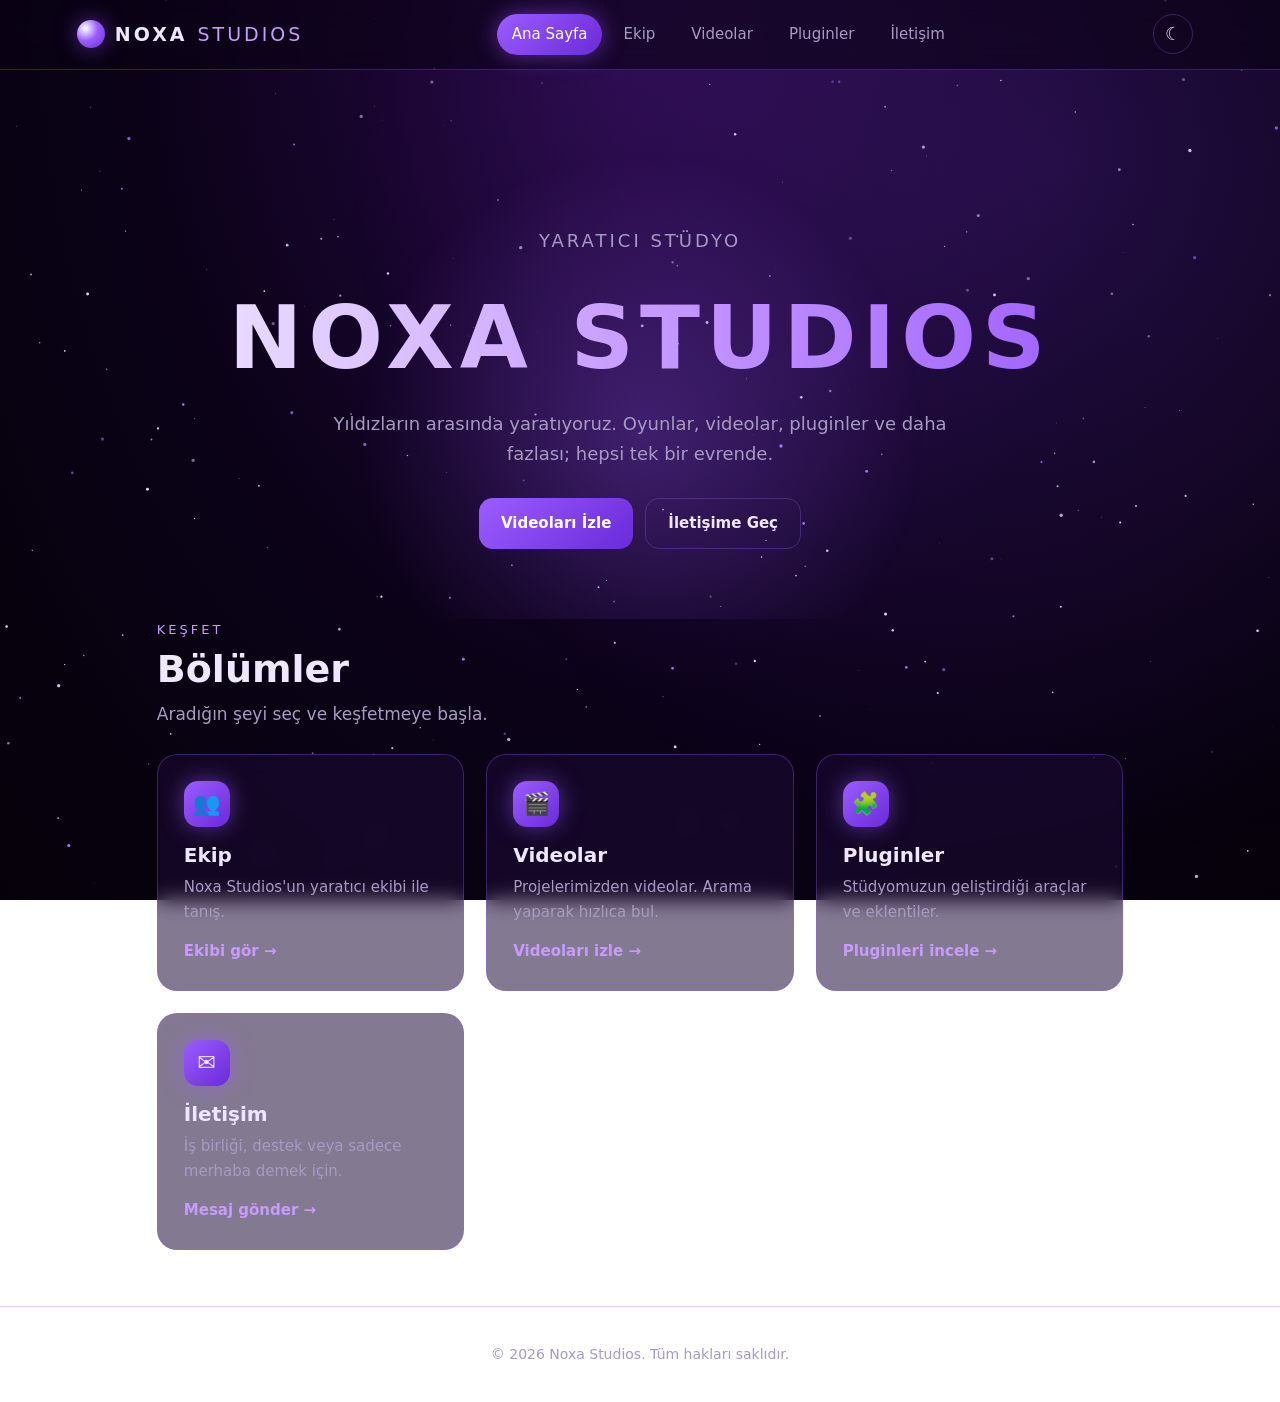
<file: noxa-studios/index.html>
<!DOCTYPE html>
<html lang="tr" data-theme="dark">
<head>
  <meta charset="UTF-8">
  <meta name="viewport" content="width=device-width, initial-scale=1">
  <title>Noxa Studios - Ana Sayfa</title>
  <link rel="stylesheet" href="css/style.css">
</head>
<body>
  <canvas id="galaxy"></canvas>
  <header id="nav"></header>

  <main>
    <section class="hero">
      <p class="eyebrow">Yaratıcı Stüdyo</p>
      <h1>NOXA STUDIOS</h1>
      <p>Yıldızların arasında yaratıyoruz. Oyunlar, videolar, pluginler ve daha fazlası; hepsi tek bir evrende.</p>
      <div class="hero-actions">
        <a class="btn" href="videos.html">Videoları İzle</a>
        <a class="btn ghost" href="contact.html">İletişime Geç</a>
      </div>
    </section>

    <div class="section-head">
      <div>
        <p class="eyebrow">Keşfet</p>
        <h2>Bölümler</h2>
        <p class="sub">Aradığın şeyi seç ve keşfetmeye başla.</p>
      </div>
    </div>

    <div class="grid">
      <a class="card" href="team.html" style="text-decoration:none">
        <div class="feature-icon">👥</div>
        <h3>Ekip</h3>
        <p>Noxa Studios'un yaratıcı ekibi ile tanış.</p>
        <span class="link">Ekibi gör →</span>
      </a>
      <a class="card" href="videos.html" style="text-decoration:none">
        <div class="feature-icon">🎬</div>
        <h3>Videolar</h3>
        <p>Projelerimizden videolar. Arama yaparak hızlıca bul.</p>
        <span class="link">Videoları izle →</span>
      </a>
      <a class="card" href="plugins.html" style="text-decoration:none">
        <div class="feature-icon">🧩</div>
        <h3>Pluginler</h3>
        <p>Stüdyomuzun geliştirdiği araçlar ve eklentiler.</p>
        <span class="link">Pluginleri incele →</span>
      </a>
      <a class="card" href="contact.html" style="text-decoration:none">
        <div class="feature-icon">✉️</div>
        <h3>İletişim</h3>
        <p>İş birliği, destek veya sadece merhaba demek için.</p>
        <span class="link">Mesaj gönder →</span>
      </a>
    </div>
  </main>

  <footer>© <span id="year"></span> Noxa Studios. Tüm hakları saklıdır.</footer>

  <script src="js/common.js"></script>
  <script>
    document.getElementById("year").textContent = new Date().getFullYear();
  </script>
</body>
</html>
</file>
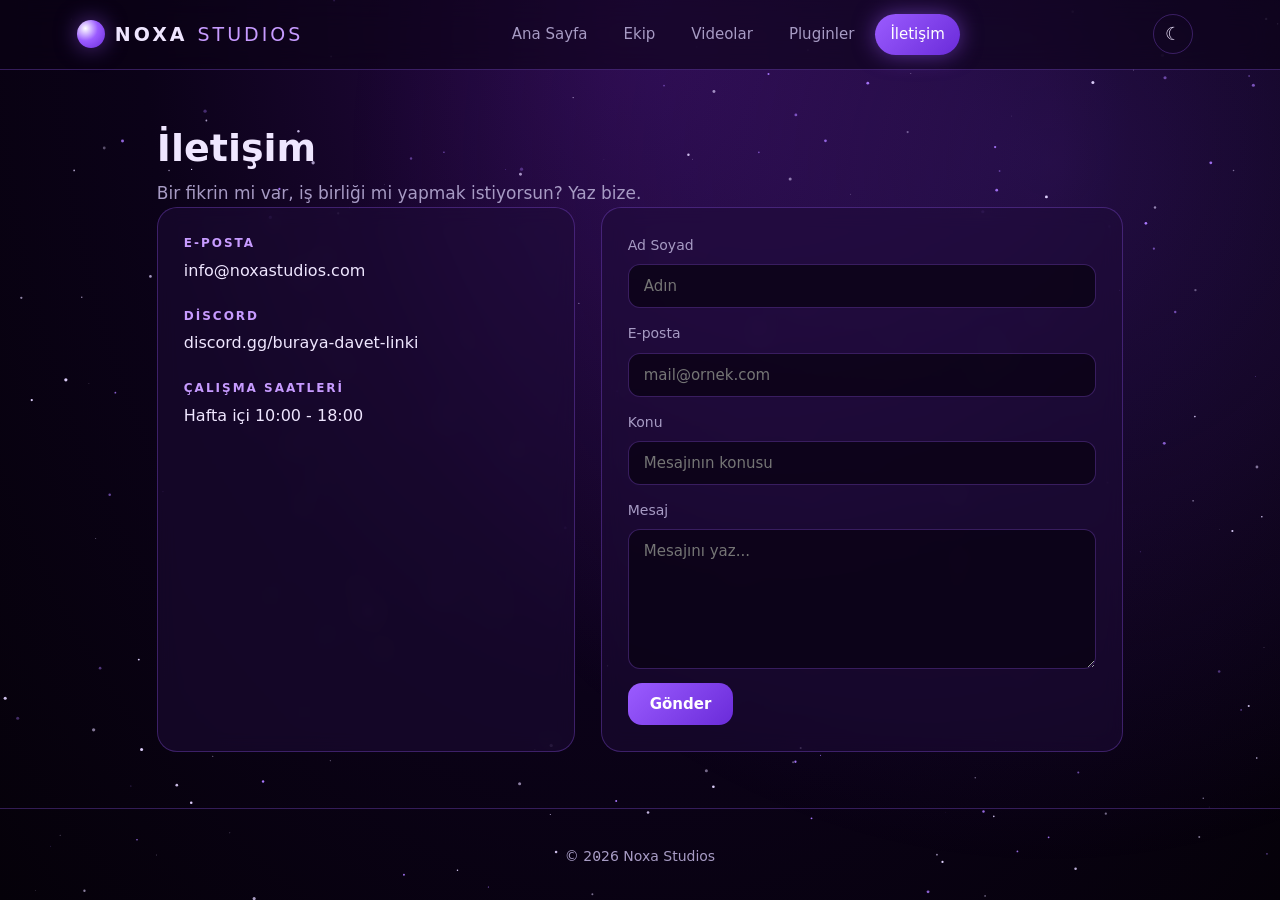
<file: noxa-studios/contact.html>
<!DOCTYPE html>
<html lang="tr">
<head>
  <meta charset="UTF-8">
  <meta name="viewport" content="width=device-width, initial-scale=1">
  <title>Noxa Studios - İletişim</title>
  <link rel="stylesheet" href="css/style.css">
</head>
<body>
  <canvas id="galaxy"></canvas>
  <header id="nav"></header>

  <main>
    <h2>İletişim</h2>
    <p class="sub">Bir fikrin mi var, iş birliği mi yapmak istiyorsun? Yaz bize.</p>

    <div class="contact-wrap">
      <div class="card">
        <div class="info-item">
          <strong>E-posta</strong>
          <p>info@noxastudios.com</p>
        </div>
        <div class="info-item">
          <strong>Discord</strong>
          <p>discord.gg/buraya-davet-linki</p>
        </div>
        <div class="info-item">
          <strong>Çalışma Saatleri</strong>
          <p>Hafta içi 10:00 - 18:00</p>
        </div>
      </div>

      <div class="card">
        <form id="contactForm">
          <label>Ad Soyad<input name="name" required placeholder="Adın"></label>
          <label style="display:block;margin-top:12px">E-posta<input name="email" type="email" required placeholder="mail@ornek.com"></label>
          <label style="display:block;margin-top:12px">Konu<input name="subject" placeholder="Mesajının konusu"></label>
          <label style="display:block;margin-top:12px">Mesaj<textarea name="message" required placeholder="Mesajını yaz..."></textarea></label>
          <button class="btn" type="submit">Gönder</button>
          <p class="success" id="ok">Mesajın alındı, teşekkürler! En kısa sürede dönüş yapacağız.</p>
        </form>
      </div>
    </div>
  </main>

  <footer>© <span id="year"></span> Noxa Studios</footer>

  <script src="js/common.js"></script>
  <script>
    document.addEventListener("DOMContentLoaded", () => {
      document.getElementById("year").textContent = new Date().getFullYear();

      document.getElementById("contactForm").addEventListener("submit", e => {
        e.preventDefault();
        const data = Object.fromEntries(new FormData(e.target).entries());
        data.date = new Date().toISOString();

        const messages = DB.get("messages", []);
        messages.push(data);
        DB.set("messages", messages);

        document.getElementById("ok").style.display = "block";
        e.target.reset();
      });
    });
  </script>
</body>
</html>
</file>
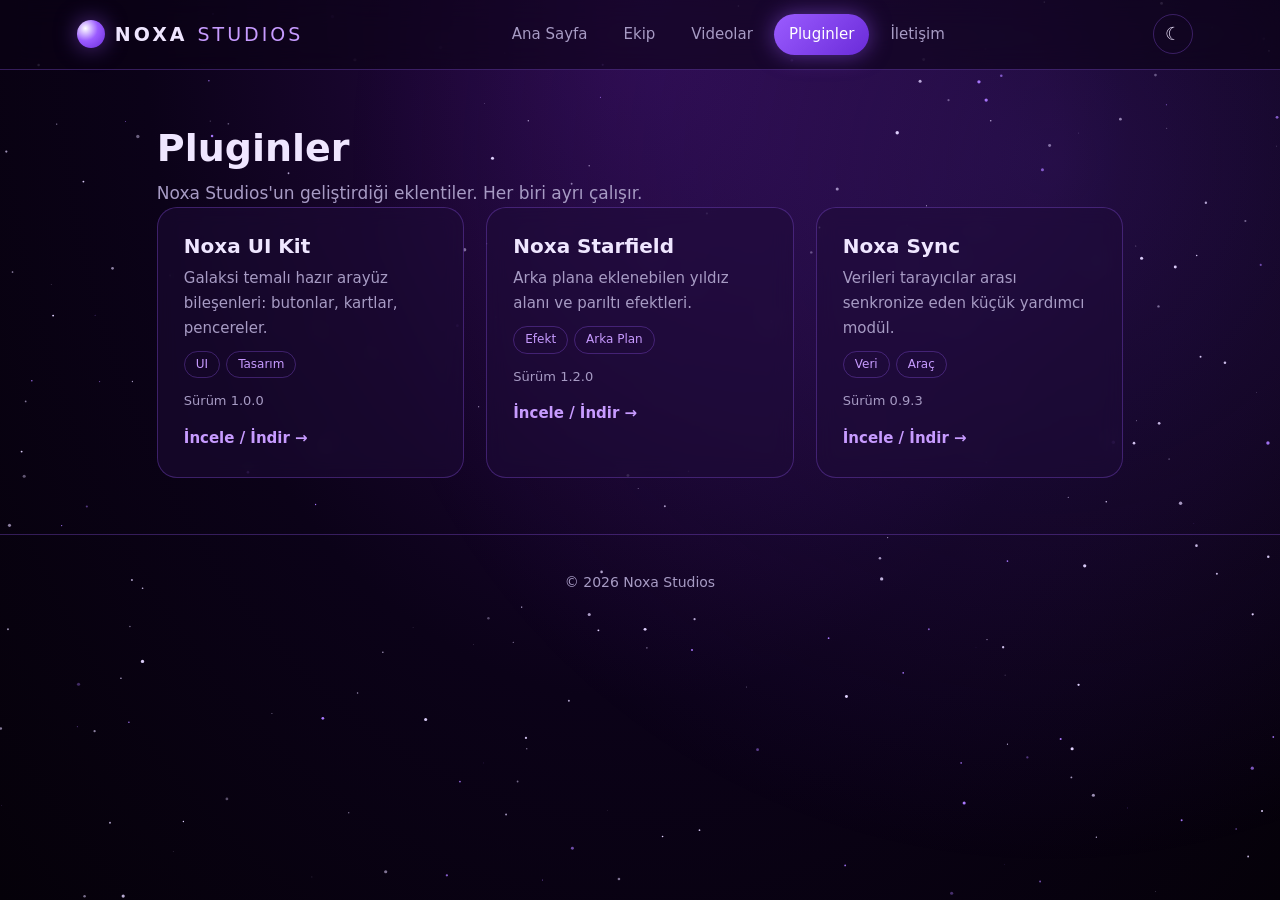
<file: noxa-studios/plugins.html>
<!DOCTYPE html>
<html lang="tr">
<head>
  <meta charset="UTF-8">
  <meta name="viewport" content="width=device-width, initial-scale=1">
  <title>Noxa Studios - Pluginler</title>
  <link rel="stylesheet" href="css/style.css">
</head>
<body>
  <canvas id="galaxy"></canvas>
  <header id="nav"></header>

  <main>
    <h2>Pluginler</h2>
    <p class="sub">Noxa Studios'un geliştirdiği eklentiler. Her biri ayrı çalışır.</p>

    <div class="grid" id="grid"></div>
  </main>

  <footer>© <span id="year"></span> Noxa Studios</footer>

  <script src="js/common.js"></script>
  <script>
    // Plugin eklemek/değiştirmek için bu listeyi düzenle
    const PLUGINS = [
      {
        name: "Noxa UI Kit",
        version: "1.0.0",
        desc: "Galaksi temalı hazır arayüz bileşenleri: butonlar, kartlar, pencereler.",
        tags: ["UI", "Tasarım"],
        link: "#"
      },
      {
        name: "Noxa Starfield",
        version: "1.2.0",
        desc: "Arka plana eklenebilen yıldız alanı ve parıltı efektleri.",
        tags: ["Efekt", "Arka Plan"],
        link: "#"
      },
      {
        name: "Noxa Sync",
        version: "0.9.3",
        desc: "Verileri tarayıcılar arası senkronize eden küçük yardımcı modül.",
        tags: ["Veri", "Araç"],
        link: "#"
      }
    ];

    document.addEventListener("DOMContentLoaded", () => {
      document.getElementById("year").textContent = new Date().getFullYear();
      document.getElementById("grid").innerHTML = PLUGINS.map(p => `
        <div class="card">
          <h3>${escapeHtml(p.name)}</h3>
          <p>${escapeHtml(p.desc)}</p>
          <div>${p.tags.map(t => `<span class="tag">${escapeHtml(t)}</span>`).join("")}</div>
          <p style="margin-top:12px;font-size:13px">Sürüm ${escapeHtml(p.version)}</p>
          <a class="link" href="${escapeHtml(p.link)}">İncele / İndir →</a>
        </div>`).join("");
    });
  </script>
</body>
</html>
</file>
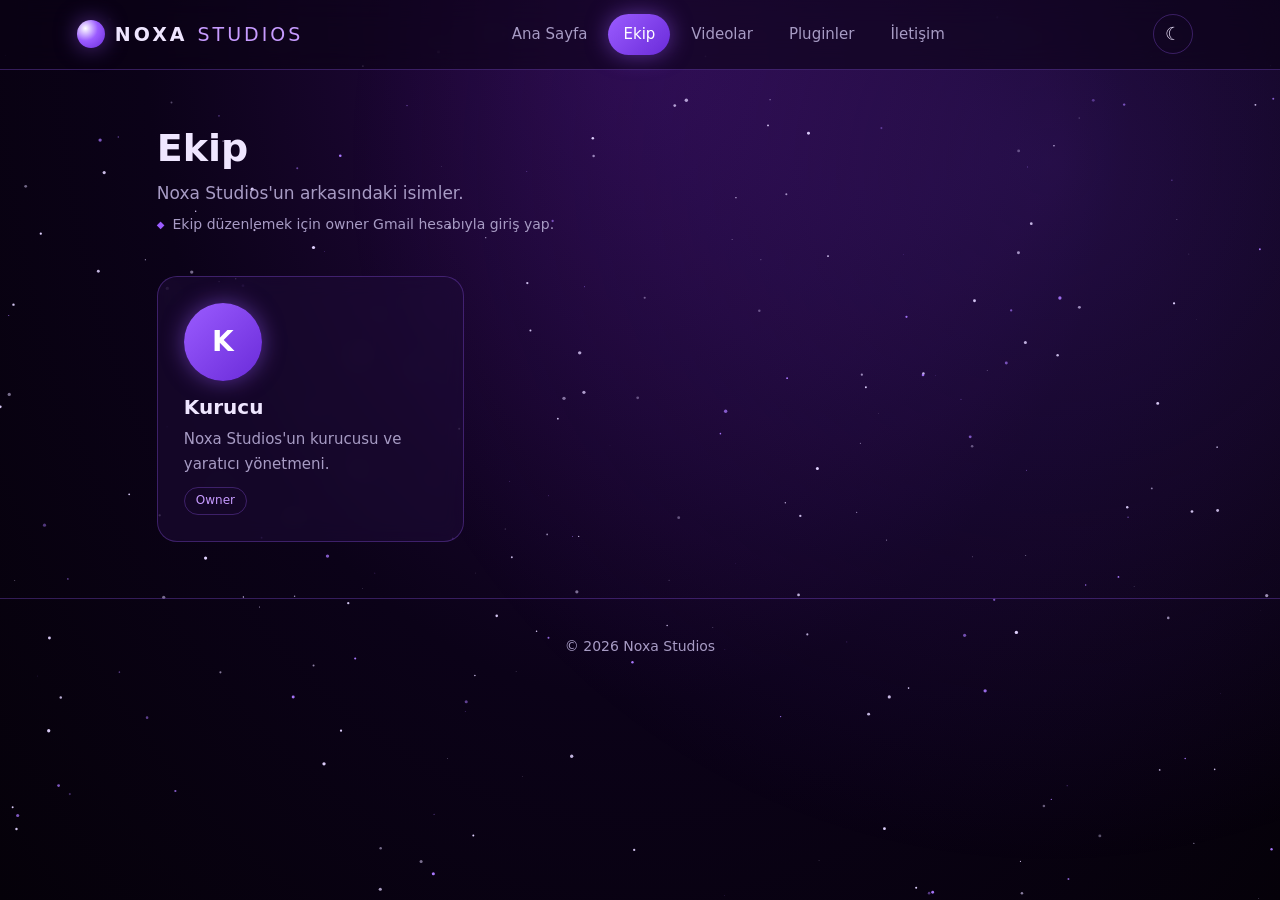
<file: noxa-studios/team.html>
<!DOCTYPE html>
<html lang="tr">
<head>
  <meta charset="UTF-8">
  <meta name="viewport" content="width=device-width, initial-scale=1">
  <title>Noxa Studios - Ekip</title>
  <link rel="stylesheet" href="css/style.css">
</head>
<body>
  <canvas id="galaxy"></canvas>
  <header id="nav"></header>

  <main>
    <h2>Ekip</h2>
    <p class="sub">Noxa Studios'un arkasındaki isimler.</p>

    <div class="toolbar">
      <p class="hint" id="hint"></p>
      <button class="btn plus" id="addBtn" title="Ekip üyesi ekle" style="display:none">+</button>
    </div>

    <div class="grid" id="grid"></div>
  </main>

  <footer>© <span id="year"></span> Noxa Studios</footer>

  <script src="js/common.js"></script>
  <script>
    const DEFAULT_TEAM = [
      { name: "Kurucu", role: "Owner", note: "Noxa Studios'un kurucusu ve yaratıcı yönetmeni." }
    ];
    let team = DB.get("team", DEFAULT_TEAM);

    function render() {
      document.getElementById("grid").innerHTML = team.length
        ? team.map((m, i) => `
          <div class="card">
            ${Auth.isOwner ? `<button class="del" data-i="${i}" title="Sil">×</button>` : ""}
            <div class="avatar">${escapeHtml((m.name || "?").charAt(0).toUpperCase())}</div>
            <h3>${escapeHtml(m.name)}</h3>
            <p>${escapeHtml(m.note || "")}</p>
            <span class="tag">${escapeHtml(m.role || "Üye")}</span>
          </div>`).join("")
        : `<div class="empty">Henüz ekip üyesi yok.</div>`;
    }

    document.addEventListener("DOMContentLoaded", () => {
      document.getElementById("year").textContent = new Date().getFullYear();

      const addBtn = document.getElementById("addBtn");
      const hint = document.getElementById("hint");

      if (Auth.isOwner) {
        addBtn.style.display = "flex";
        hint.textContent = "Owner olarak giriş yaptın. + ile yeni ekip üyesi ekleyebilirsin.";
      } else {
        hint.textContent = Auth.user
          ? "Bu hesap owner değil. Ekip düzenlemek için owner Gmail hesabıyla giriş yap."
          : "Ekip düzenlemek için owner Gmail hesabıyla giriş yap.";
      }

      addBtn.onclick = () => {
        if (!Auth.isOwner) return;
        openModal("Ekip Üyesi Ekle", [
          { name: "name", label: "İsim", placeholder: "Ad Soyad", required: true },
          { name: "role", label: "Rol", placeholder: "Örn: Developer, Tasarımcı" },
          { name: "note", label: "Kısa not", placeholder: "Kendisi hakkında kısa bilgi", type: "textarea" }
        ], data => {
          team.push(data);
          DB.set("team", team);
          render();
        });
      };

      document.getElementById("grid").addEventListener("click", e => {
        const btn = e.target.closest(".del");
        if (!btn || !Auth.isOwner) return;
        if (confirm("Bu ekip üyesini silmek istiyor musun?")) {
          team.splice(Number(btn.dataset.i), 1);
          DB.set("team", team);
          render();
        }
      });

      render();
    });
  </script>
</body>
</html>
</file>
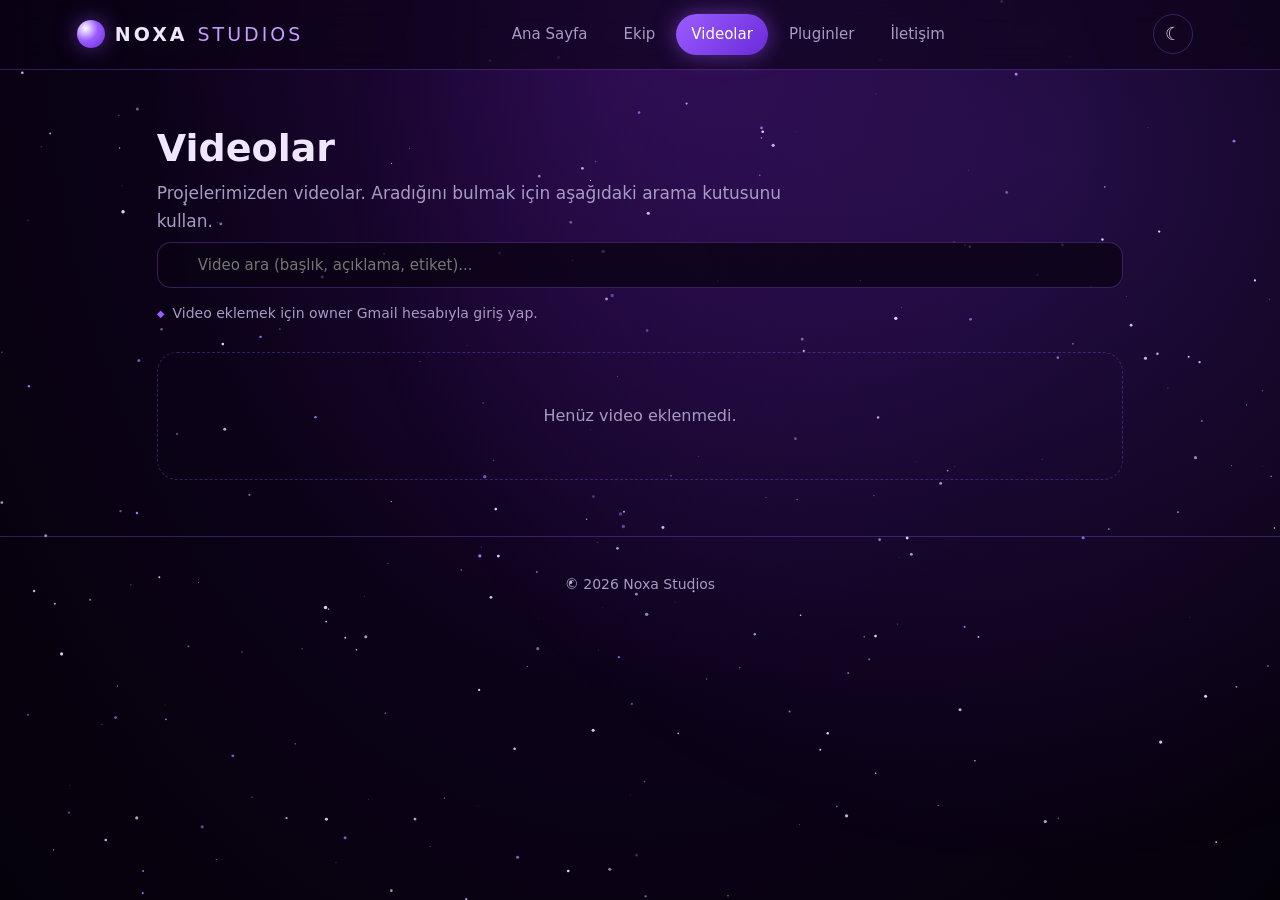
<file: noxa-studios/videos.html>
<!DOCTYPE html>
<html lang="tr">
<head>
  <meta charset="UTF-8">
  <meta name="viewport" content="width=device-width, initial-scale=1">
  <title>Noxa Studios - Videolar</title>
  <link rel="stylesheet" href="css/style.css">
</head>
<body>
  <canvas id="galaxy"></canvas>
  <header id="nav"></header>

  <main>
    <h2>Videolar</h2>
    <p class="sub">Projelerimizden videolar. Aradığını bulmak için aşağıdaki arama kutusunu kullan.</p>

    <div class="toolbar">
      <input class="search" id="search" type="search" placeholder="Video ara (başlık, açıklama, etiket)...">
      <button class="btn plus" id="addBtn" title="Video ekle" style="display:none">+</button>
    </div>
    <p class="hint" id="hint"></p>

    <div class="grid" id="grid"></div>
  </main>

  <footer>© <span id="year"></span> Noxa Studios</footer>

  <script src="js/common.js"></script>
  <script>
    let videos = DB.get("videos", []);

    // YouTube linkinden video ID'si çıkarır
    function getYouTubeId(url) {
      const m = url.match(/(?:youtube\.com\/(?:watch\?v=|embed\/|shorts\/)|youtu\.be\/)([A-Za-z0-9_-]{11})/);
      return m ? m[1] : null;
    }

    function render(filter = "") {
      const q = filter.trim().toLowerCase();
      const list = videos
        .map((v, i) => ({ ...v, _i: i }))
        .filter(v => !q || [v.title, v.desc, v.tags].join(" ").toLowerCase().includes(q));

      document.getElementById("grid").innerHTML = list.length
        ? list.map(v => {
            const id = getYouTubeId(v.url || "");
            const media = id
              ? `<iframe class="video-frame" src="https://www.youtube.com/embed/${id}" title="${escapeHtml(v.title)}" allowfullscreen loading="lazy"></iframe>`
              : `<a class="video-link" href="${escapeHtml(v.url)}" target="_blank" rel="noopener">▶ Videoyu aç</a>`;
            const tags = (v.tags || "").split(",").map(t => t.trim()).filter(Boolean)
              .map(t => `<span class="tag">${escapeHtml(t)}</span>`).join("");
            return `
              <div class="card">
                ${Auth.isOwner ? `<button class="del" data-i="${v._i}" title="Sil">×</button>` : ""}
                ${media}
                <h3>${escapeHtml(v.title)}</h3>
                <p>${escapeHtml(v.desc || "")}</p>
                <div>${tags}</div>
              </div>`;
          }).join("")
        : `<div class="empty">${q ? "Aramana uyan video bulunamadı." : "Henüz video eklenmedi."}</div>`;
    }

    document.addEventListener("DOMContentLoaded", () => {
      document.getElementById("year").textContent = new Date().getFullYear();

      const addBtn = document.getElementById("addBtn");
      const hint = document.getElementById("hint");

      if (Auth.isOwner) {
        addBtn.style.display = "flex";
        hint.textContent = "Owner olarak giriş yaptın. + ile yeni video ekleyebilirsin.";
      } else {
        hint.textContent = "Video eklemek için owner Gmail hesabıyla giriş yap.";
      }

      addBtn.onclick = () => {
        if (!Auth.isOwner) return;
        openModal("Video Ekle", [
          { name: "title", label: "Başlık", placeholder: "Video başlığı", required: true },
          { name: "url", label: "Video linki", placeholder: "https://www.youtube.com/watch?v=...", required: true },
          { name: "desc", label: "Açıklama", placeholder: "Kısa açıklama", type: "textarea" },
          { name: "tags", label: "Etiketler (virgülle)", placeholder: "trailer, oyun, duyuru" }
        ], data => {
          videos.push(data);
          DB.set("videos", videos);
          render(document.getElementById("search").value);
        });
      };

      document.getElementById("search").addEventListener("input", e => render(e.target.value));

      document.getElementById("grid").addEventListener("click", e => {
        const btn = e.target.closest(".del");
        if (!btn || !Auth.isOwner) return;
        if (confirm("Bu videoyu silmek istiyor musun?")) {
          videos.splice(Number(btn.dataset.i), 1);
          DB.set("videos", videos);
          render(document.getElementById("search").value);
        }
      });

      render();
    });
  </script>
</body>
</html>
</file>
<file: noxa-studios/css/style.css>
/* ==========================================================
   NOXA STUDIOS - Tema dosyası
   html[data-theme="dark"]  -> Ana tema (mor galaksi)
   html[data-theme="light"] -> Beyaz tema
   ========================================================== */

:root,
html[data-theme="dark"] {
  --bg: #07020f;
  --bg-grad: radial-gradient(ellipse at top, #2a0a4a 0%, #0b0218 55%, #050109 100%);
  --text: #efe6ff;
  --muted: #a79bc4;
  --accent: #9b5cff;
  --accent-2: #c79bff;
  --accent-deep: #6a2bd9;
  --panel: rgba(30, 12, 55, 0.55);
  --panel-solid: #14072a;
  --border: rgba(155, 92, 255, 0.3);
  --header-bg: rgba(10, 3, 20, 0.6);
  --input-bg: rgba(10, 3, 20, 0.8);
  --shadow: 0 12px 40px rgba(155, 92, 255, 0.22);
  --glow: 0 0 22px rgba(155, 92, 255, 0.5);
  --danger: #ff7b9c;
  --success: #8ff0b8;
}

html[data-theme="light"] {
  --bg: #f7f4ff;
  --bg-grad: linear-gradient(160deg, #ffffff 0%, #f5efff 45%, #ebe1ff 100%);
  --text: #1c1132;
  --muted: #6d5d8c;
  --accent: #7b3cff;
  --accent-2: #5b21d6;
  --accent-deep: #5b21d6;
  --panel: rgba(255, 255, 255, 0.85);
  --panel-solid: #ffffff;
  --border: rgba(123, 60, 255, 0.18);
  --header-bg: rgba(255, 255, 255, 0.82);
  --input-bg: #ffffff;
  --shadow: 0 12px 34px rgba(123, 60, 255, 0.12);
  --glow: 0 0 18px rgba(123, 60, 255, 0.25);
  --danger: #d6336c;
  --success: #1f9d62;
}

* { box-sizing: border-box; margin: 0; padding: 0; }

body {
  font-family: Inter, system-ui, -apple-system, "Segoe UI", sans-serif;
  background: var(--bg-grad);
  background-attachment: fixed;
  color: var(--text);
  line-height: 1.65;
  min-height: 100vh;
  overflow-x: hidden;
  transition: background .4s ease, color .4s ease;
}

#galaxy {
  position: fixed; inset: 0; z-index: -1; pointer-events: none;
}
html[data-theme="light"] #galaxy { display: none; }

a { color: inherit; }

/* ---------- HEADER ---------- */
header {
  position: sticky; top: 0; z-index: 50;
  display: flex; align-items: center; justify-content: space-between;
  gap: 18px; flex-wrap: wrap;
  padding: 14px 6%;
  background: var(--header-bg);
  backdrop-filter: blur(14px);
  -webkit-backdrop-filter: blur(14px);
  border-bottom: 1px solid var(--border);
}
.brand {
  font-weight: 800; letter-spacing: 3px; font-size: 19px;
  text-decoration: none; color: var(--text);
  display: flex; align-items: center; gap: 10px;
}
.brand-mark {
  width: 28px; height: 28px; border-radius: 50%;
  background: radial-gradient(circle at 30% 30%, #fff, var(--accent) 45%, var(--accent-deep));
  box-shadow: var(--glow);
}
.brand span { color: var(--accent-2); font-weight: 300; }
.links { display: flex; gap: 6px; flex-wrap: wrap; }
.links a {
  color: var(--muted); text-decoration: none;
  padding: 8px 15px; border-radius: 999px;
  font-size: 15px; transition: .2s;
}
.links a:hover { color: var(--text); background: var(--border); }
.links a.active {
  color: #fff;
  background: linear-gradient(135deg, var(--accent), var(--accent-deep));
  box-shadow: var(--glow);
}
.header-right { display: flex; align-items: center; gap: 10px; }

.theme-toggle {
  width: 40px; height: 40px; border-radius: 50%;
  border: 1px solid var(--border); background: transparent;
  color: var(--text); cursor: pointer; font-size: 18px;
  display: flex; align-items: center; justify-content: center; transition: .2s;
}
.theme-toggle:hover { box-shadow: var(--glow); }

.auth { display: flex; align-items: center; gap: 10px; }
.user-chip {
  display: flex; align-items: center; gap: 8px;
  color: var(--muted); font-size: 14px;
}
.user-chip img { width: 28px; height: 28px; border-radius: 50%; }
.owner-badge {
  background: linear-gradient(135deg, var(--accent), var(--accent-deep));
  color: #fff; padding: 2px 9px; border-radius: 6px; font-size: 11px; letter-spacing: 1px;
}

/* ---------- LAYOUT ---------- */
main { max-width: 1120px; margin: 0 auto; padding: 56px 6%; }
.page-head { margin-bottom: 34px; }
.eyebrow {
  color: var(--accent-2); font-size: 13px; letter-spacing: 3px;
  text-transform: uppercase; margin-bottom: 6px;
}
h1, h2, h3 { line-height: 1.2; }
h2 { font-size: clamp(28px, 4vw, 38px); margin-bottom: 8px; }
.sub { color: var(--muted); font-size: 17px; max-width: 640px; }

.hero {
  position: relative; text-align: center;
  padding: 100px 0 70px; overflow: hidden;
}
.hero::before {
  content: ""; position: absolute; left: 50%; top: 0;
  width: 620px; height: 620px; transform: translateX(-50%);
  background: radial-gradient(circle, rgba(155, 92, 255, 0.28), transparent 65%);
  pointer-events: none; z-index: -1;
}
html[data-theme="light"] .hero::before {
  background: radial-gradient(circle, rgba(123, 60, 255, 0.14), transparent 65%);
}
.hero h1 {
  font-size: clamp(42px, 8vw, 88px); letter-spacing: 6px; font-weight: 800;
  background: linear-gradient(90deg, var(--text), var(--accent-2), var(--accent));
  -webkit-background-clip: text; background-clip: text; color: transparent;
  margin-bottom: 18px;
}
.hero p { color: var(--muted); font-size: 18px; max-width: 620px; margin: 0 auto 30px; }
.hero-actions { display: flex; gap: 12px; justify-content: center; flex-wrap: wrap; }

.grid {
  display: grid;
  grid-template-columns: repeat(auto-fill, minmax(250px, 1fr));
  gap: 22px;
}
.section-head {
  display: flex; align-items: flex-end; justify-content: space-between;
  gap: 16px; flex-wrap: wrap; margin-bottom: 26px;
}

/* ---------- CARDS ---------- */
.card {
  position: relative;
  background: var(--panel);
  border: 1px solid var(--border);
  border-radius: 20px;
  padding: 26px;
  backdrop-filter: blur(10px);
  -webkit-backdrop-filter: blur(10px);
  transition: transform .25s, box-shadow .25s, border-color .25s;
}
.card:hover {
  transform: translateY(-5px);
  box-shadow: var(--shadow);
  border-color: var(--accent);
}
.card h3 { font-size: 20px; margin-bottom: 8px; }
.card p { color: var(--muted); font-size: 15px; }
.card .link {
  display: inline-flex; align-items: center; gap: 6px;
  margin-top: 14px; color: var(--accent-2); text-decoration: none; font-weight: 600; font-size: 15px;
}
.card .del {
  position: absolute; top: 12px; right: 12px;
  width: 30px; height: 30px; border-radius: 50%;
  background: transparent; border: 1px solid var(--border);
  color: var(--danger); font-size: 18px; cursor: pointer; line-height: 1;
}
.card .del:hover { background: var(--danger); color: #fff; border-color: var(--danger); }

.feature-icon {
  width: 46px; height: 46px; border-radius: 14px;
  display: flex; align-items: center; justify-content: center;
  font-size: 22px; margin-bottom: 16px;
  background: linear-gradient(135deg, var(--accent), var(--accent-deep));
  box-shadow: var(--glow);
}

.avatar {
  width: 78px; height: 78px; border-radius: 50%;
  background: linear-gradient(135deg, var(--accent), var(--accent-deep));
  display: flex; align-items: center; justify-content: center;
  font-size: 28px; font-weight: 700; color: #fff; margin-bottom: 14px;
  box-shadow: var(--glow);
}

.tag {
  display: inline-block; font-size: 12px; color: var(--accent-2);
  border: 1px solid var(--border); padding: 3px 11px; border-radius: 999px;
  margin: 10px 6px 0 0;
}

/* ---------- CONTROLS ---------- */
.toolbar {
  display: flex; gap: 14px; align-items: center; justify-content: space-between;
  flex-wrap: wrap; margin-bottom: 14px;
}
.search-wrap { position: relative; flex: 1; min-width: 240px; max-width: 460px; }
.search-wrap::before {
  content: "⌕"; position: absolute; left: 14px; top: 50%; transform: translateY(-50%);
  color: var(--muted); font-size: 20px;
}
.search {
  width: 100%; padding: 13px 16px 13px 40px; border-radius: 14px;
  border: 1px solid var(--border); background: var(--input-bg); color: var(--text);
  font-size: 15px; font-family: inherit; outline: none; transition: .2s;
}
.search:focus { border-color: var(--accent); box-shadow: var(--glow); }

.btn {
  display: inline-flex; align-items: center; justify-content: center; gap: 8px;
  background: linear-gradient(135deg, var(--accent), var(--accent-deep));
  color: #fff; border: none; padding: 12px 22px; border-radius: 14px;
  cursor: pointer; font-weight: 600; font-size: 15px; font-family: inherit;
  text-decoration: none; transition: .2s;
}
.btn:hover { box-shadow: var(--glow); transform: translateY(-1px); }
.btn.ghost { background: transparent; border: 1px solid var(--border); color: var(--text); }
.btn.ghost:hover { border-color: var(--accent); }
.btn.plus {
  width: 54px; height: 54px; border-radius: 50%; padding: 0;
  font-size: 30px; line-height: 1;
}
.btn.small { padding: 8px 14px; font-size: 14px; border-radius: 10px; }

.hint {
  color: var(--muted); font-size: 14px;
  display: flex; align-items: center; gap: 8px; margin: 6px 0 26px;
}
.hint::before { content: "◆"; color: var(--accent); font-size: 10px; }

.empty {
  color: var(--muted); padding: 50px 20px; text-align: center;
  border: 1px dashed var(--border); border-radius: 20px; grid-column: 1 / -1;
}

/* ---------- VIDEO ---------- */
.video-frame {
  width: 100%; aspect-ratio: 16 / 9; border: 0; border-radius: 14px;
  margin-bottom: 16px; display: block; background: #000;
}
.video-link {
  display: flex; align-items: center; justify-content: center; gap: 10px;
  width: 100%; aspect-ratio: 16 / 9; border-radius: 14px;
  border: 1px dashed var(--border); background: var(--input-bg);
  color: var(--accent-2); text-decoration: none; font-weight: 600; margin-bottom: 16px;
}

/* ---------- PLUGIN ---------- */
.plugin-meta { font-size: 13px; color: var(--muted); margin-top: 14px; }

/* ---------- MODAL ---------- */
.modal-bg {
  position: fixed; inset: 0; z-index: 100;
  background: rgba(5, 1, 12, 0.6); backdrop-filter: blur(6px);
  display: flex; align-items: center; justify-content: center; padding: 20px;
  animation: fade .2s ease;
}
@keyframes fade { from { opacity: 0; } to { opacity: 1; } }
.modal {
  background: var(--panel-solid); border: 1px solid var(--border);
  border-radius: 22px; padding: 30px; width: 100%; max-width: 440px;
  box-shadow: var(--shadow);
}
.modal h3 { font-size: 22px; margin-bottom: 18px; }
.modal .row { display: flex; justify-content: flex-end; gap: 10px; margin-top: 12px; }

/* ---------- FORMS ---------- */
label {
  display: block; color: var(--muted); font-size: 14px; font-weight: 500; margin-bottom: 14px;
}
input, textarea {
  display: block; width: 100%; margin-top: 7px; padding: 12px 15px;
  border-radius: 12px; border: 1px solid var(--border);
  background: var(--input-bg); color: var(--text);
  font-size: 15px; font-family: inherit; outline: none; transition: .2s;
}
input:focus, textarea:focus { border-color: var(--accent); box-shadow: var(--glow); }
textarea { min-height: 140px; resize: vertical; }

/* ---------- CONTACT ---------- */
.contact-wrap { display: grid; grid-template-columns: 1fr 1.25fr; gap: 26px; }
.info-item { margin-bottom: 22px; }
.info-item strong {
  display: block; color: var(--accent-2); font-size: 12px;
  letter-spacing: 2px; text-transform: uppercase; margin-bottom: 4px;
}
.info-item p { color: var(--text); font-size: 16px; }
.success {
  display: none; color: var(--success); margin-top: 16px;
  padding: 12px 14px; border-radius: 12px; border: 1px solid var(--success);
}

/* ---------- FOOTER ---------- */
footer {
  text-align: center; color: var(--muted); font-size: 14px;
  padding: 36px 6%; border-top: 1px solid var(--border);
}

/* ---------- RESPONSIVE ---------- */
@media (max-width: 760px) {
  .contact-wrap { grid-template-columns: 1fr; }
  header { flex-direction: column; align-items: flex-start; }
  .hero { padding: 64px 0 46px; }
  main { padding: 40px 5%; }
}
</file>
